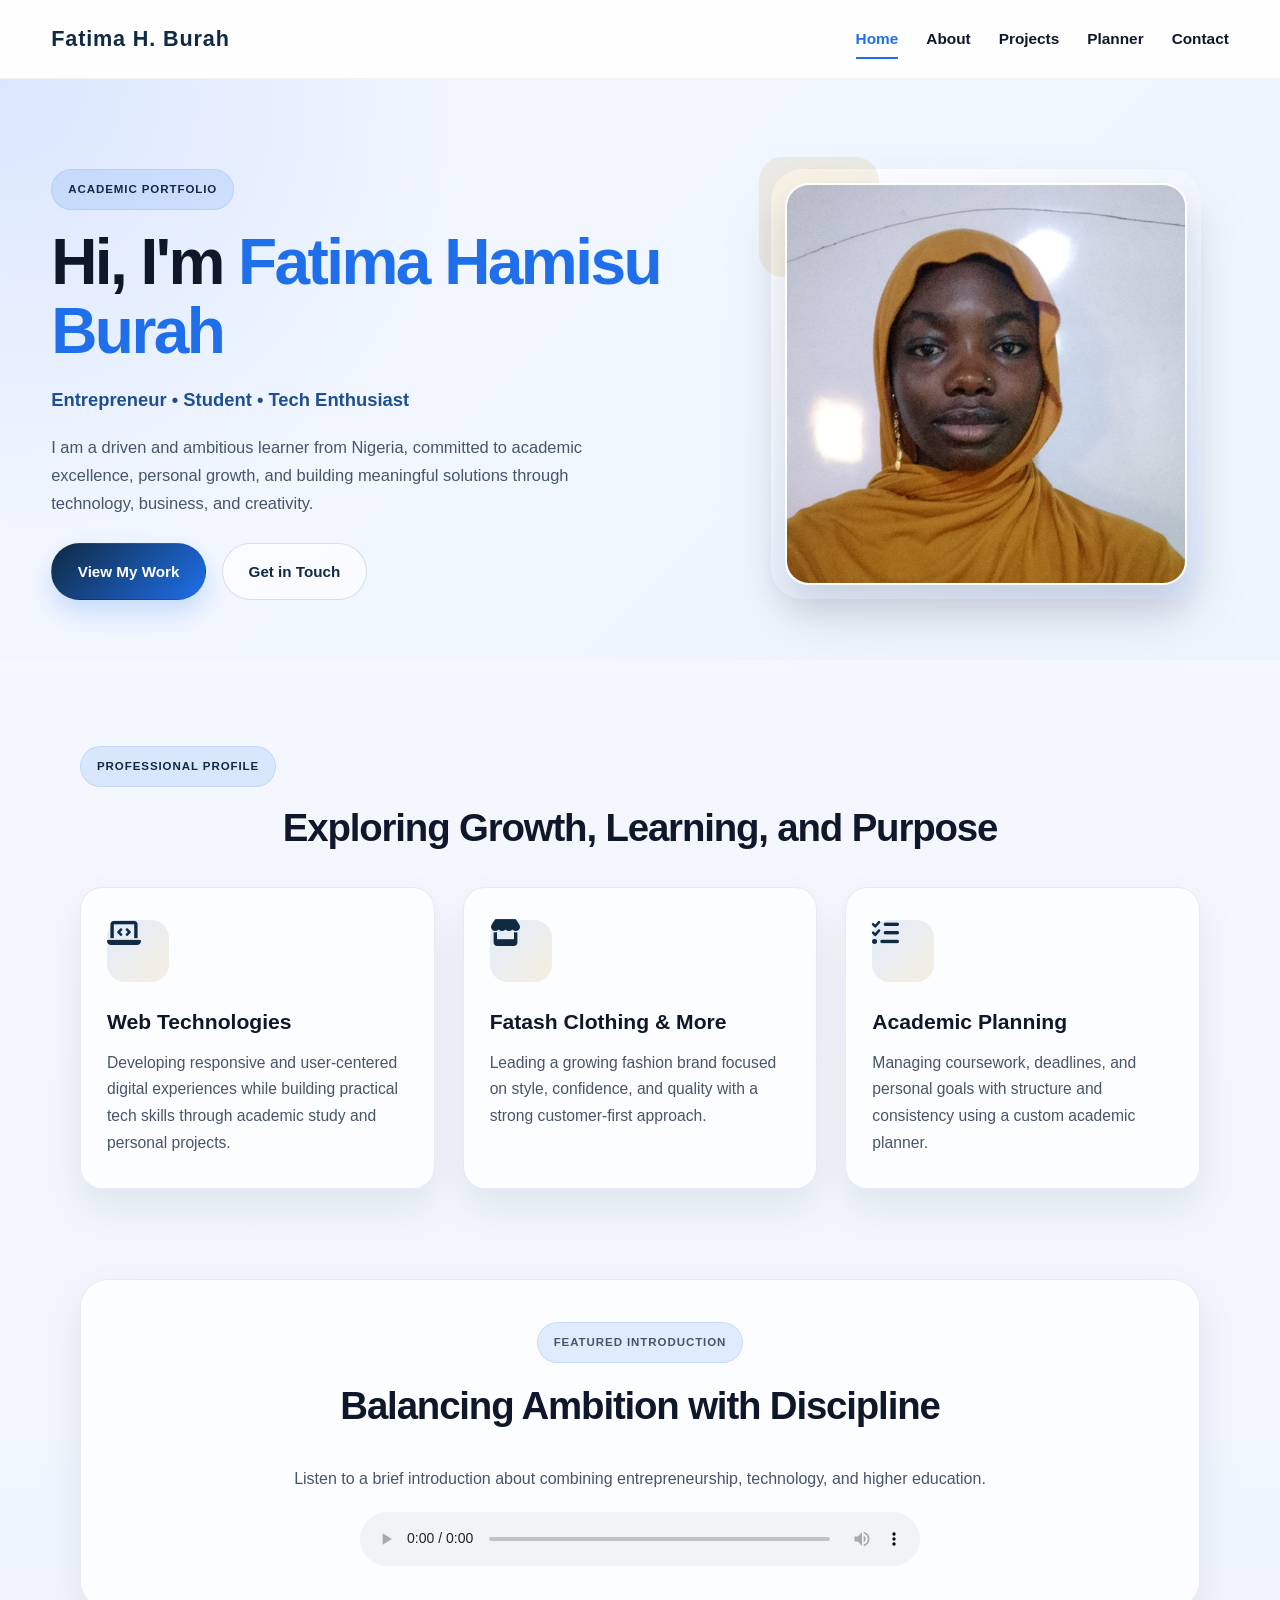
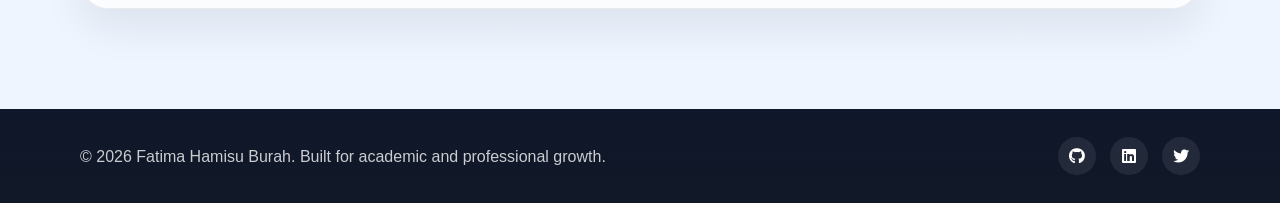
<file: index.html>
<!DOCTYPE html>
<html lang="en">
<head>
    <meta charset="UTF-8">
    <meta name="viewport" content="width=device-width, initial-scale=1.0">
    <meta name="description" content="Fatima Hamisu Burah's academic portfolio and professional profile showcasing research, projects, leadership, and entrepreneurship.">
    <title>Fatima Hamisu Burah | Academic Portfolio</title>
    <link rel="stylesheet" href="style.css">
    <link rel="stylesheet" href="https://cdnjs.cloudflare.com/ajax/libs/font-awesome/6.4.0/css/all.min.css">
</head>
<body>
    <header>
        <nav class="navbar">
            <div class="logo">
                <span class="logo-text">Fatima H. Burah</span>
            </div>
            <ul class="nav-links">
                <li><a href="index.html" class="active">Home</a></li>
                <li><a href="about.html">About</a></li>
                <li><a href="projects.html">Projects</a></li>
                <li><a href="planner.html">Planner</a></li>
                <li><a href="contact.html">Contact</a></li>
            </ul>
            <div class="hamburger" aria-label="Toggle menu">
                <i class="fas fa-bars"></i>
            </div>
        </nav>
    </header>

    <section class="hero">
        <div class="hero-container">
            <div class="hero-content">
                <span class="welcome-badge">Academic Portfolio</span>
                <h1>Hi, I'm <span class="highlight">Fatima Hamisu Burah</span></h1>
                <p class="subtitle">Entrepreneur • Student • Tech Enthusiast</p>
                <p class="bio-snippet">
                    I am a driven and ambitious learner from Nigeria, committed to academic excellence, personal growth, and building meaningful solutions through technology, business, and creativity.
                </p>
                <div class="hero-buttons">
                    <a href="projects.html" class="btn primary-btn">View My Work</a>
                    <a href="contact.html" class="btn secondary-btn">Get in Touch</a>
                </div>
            </div>

            <div class="hero-image">
                <div class="img-wrapper">
                    <img src="fatima-photo.jpg" alt="Fatima Hamisu Burah" class="profile-avatar">
                </div>
            </div>
        </div>
    </section>

    <section class="overview-section">
        <div class="container">
            <p class="section-tag">Professional Profile</p>
            <h2>Exploring Growth, Learning, and Purpose</h2>
            <div class="grid-3">
                <div class="card">
                    <i class="fas fa-laptop-code card-icon"></i>
                    <h3>Web Technologies</h3>
                    <p>Developing responsive and user-centered digital experiences while building practical tech skills through academic study and personal projects.</p>
                </div>
                <div class="card">
                    <i class="fas fa-store card-icon"></i>
                    <h3>Fatash Clothing & More</h3>
                    <p>Leading a growing fashion brand focused on style, confidence, and quality with a strong customer-first approach.</p>
                </div>
                <div class="card">
                    <i class="fas fa-tasks card-icon"></i>
                    <h3>Academic Planning</h3>
                    <p>Managing coursework, deadlines, and personal goals with structure and consistency using a custom academic planner.</p>
                </div>
            </div>
        </div>
    </section>

    <section class="multimedia-section">
        <div class="container multimedia-container">
            <p class="section-tag">Featured Introduction</p>
            <h2>Balancing Ambition with Discipline</h2>
            <p>Listen to a brief introduction about combining entrepreneurship, technology, and higher education.</p>
            <div class="audio-wrapper">
                <audio controls>
                    <source src="https://www.w3schools.com/html/horse.mp3" type="audio/mpeg">
                    Your browser does not support the audio element.
                </audio>
            </div>
        </div>
    </section>

    <footer>
        <div class="container footer-content">
            <p>&copy; 2026 Fatima Hamisu Burah. Built for academic and professional growth.</p>
            <div class="social-links" aria-label="Social media links">
                <a href="#" aria-label="GitHub"><i class="fab fa-github"></i></a>
                <a href="#" aria-label="LinkedIn"><i class="fab fa-linkedin"></i></a>
                <a href="#" aria-label="Twitter"><i class="fab fa-twitter"></i></a>
            </div>
        </div>
    </footer>

    <script src="script.js"></script>
</body>
</html>
</file>
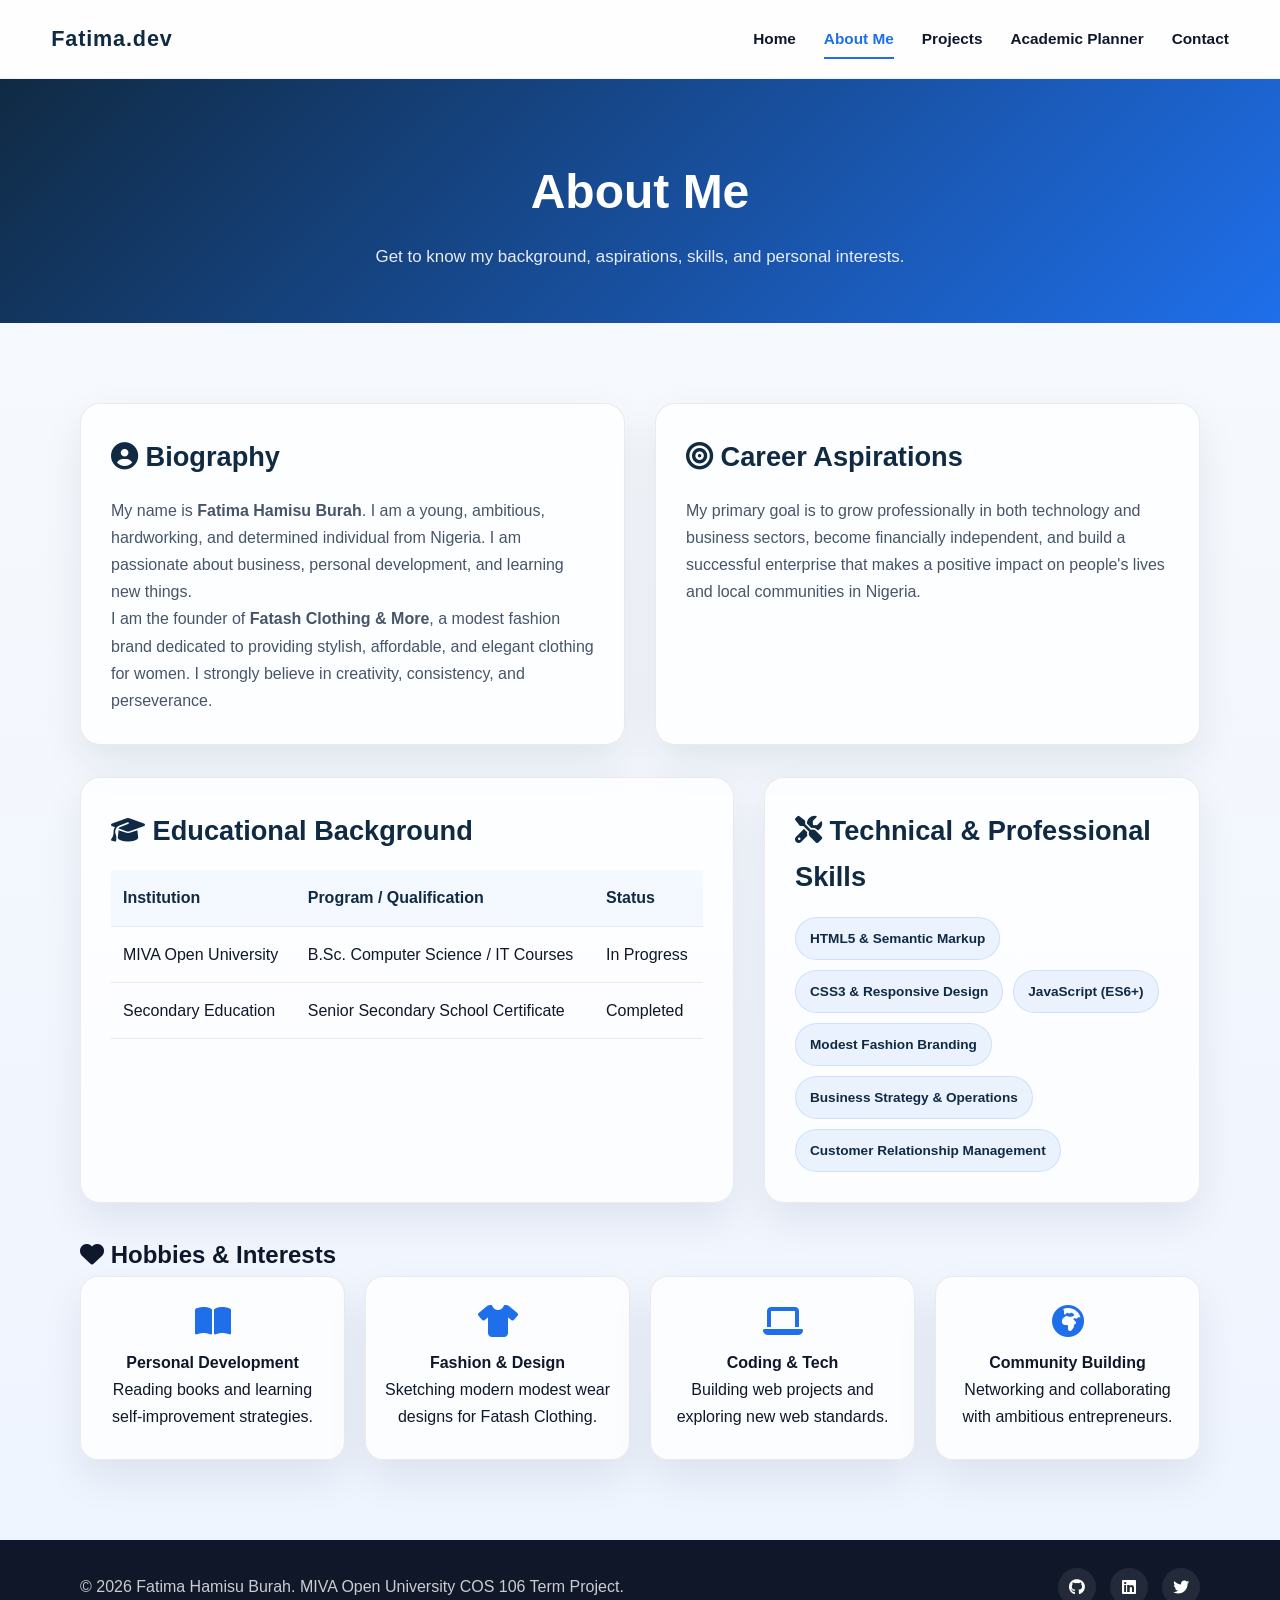
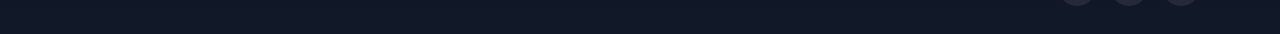
<file: about.html>
<!DOCTYPE html>
<html lang="en">
<head>
    <meta charset="UTF-8">
    <meta name="viewport" content="width=device-width, initial-scale=1.0">
    <title>About Me - Fatima Hamisu Burah</title>
    <link rel="stylesheet" href="style.css">
    <link rel="stylesheet" href="https://cdnjs.cloudflare.com/ajax/libs/font-awesome/6.4.0/css/all.min.css">
</head>
<body>
    <!-- Navigation Menu -->
    <header>
        <nav class="navbar">
            <div class="logo">
                <span class="logo-text">Fatima.dev</span>
            </div>
            <ul class="nav-links">
                <li><a href="index.html">Home</a></li>
                <li><a href="about.html" class="active">About Me</a></li>
                <li><a href="projects.html">Projects</a></li>
                <li><a href="planner.html">Academic Planner</a></li>
                <li><a href="contact.html">Contact</a></li>
            </ul>
            <div class="hamburger">
                <i class="fas fa-bars"></i>
            </div>
        </nav>
    </header>

    <!-- Page Header -->
    <section class="page-header">
        <div class="container">
            <h1>About Me</h1>
            <p>Get to know my background, aspirations, skills, and personal interests.</p>
        </div>
    </section>

    <!-- Main About Content -->
    <section class="about-content-section">
        <div class="container">
            <div class="about-grid">
                <!-- Biography & Core Values -->
                <div class="about-text-card">
                    <h2><i class="fas fa-user-circle"></i> Biography</h2>
                    <p>
                        My name is <strong>Fatima Hamisu Burah</strong>. I am a young, ambitious, hardworking, and determined individual from Nigeria. I am passionate about business, personal development, and learning new things. 
                    </p>
                    <p>
                        I am the founder of <strong>Fatash Clothing & More</strong>, a modest fashion brand dedicated to providing stylish, affordable, and elegant clothing for women. I strongly believe in creativity, consistency, and perseverance.
                    </p>
                </div>

                <!-- Career Aspirations -->
                <div class="about-text-card">
                    <h2><i class="fas fa-bullseye"></i> Career Aspirations</h2>
                    <p>
                        My primary goal is to grow professionally in both technology and business sectors, become financially independent, and build a successful enterprise that makes a positive impact on people's lives and local communities in Nigeria.
                    </p>
                </div>
            </div>

            <!-- Educational Background & Technical Skills (Tables / Lists requirement) -->
            <div class="skills-education-container">
                <div class="education-box">
                    <h2><i class="fas fa-graduation-cap"></i> Educational Background</h2>
                    <table class="styled-table">
                        <thead>
                            <tr>
                                <th>Institution</th>
                                <th>Program / Qualification</th>
                                <th>Status</th>
                            </tr>
                        </thead>
                        <tbody>
                            <tr>
                                <td>MIVA Open University</td>
                                <td>B.Sc. Computer Science / IT Courses</td>
                                <td>In Progress</td>
                            </tr>
                            <tr>
                                <td>Secondary Education</td>
                                <td>Senior Secondary School Certificate</td>
                                <td>Completed</td>
                            </tr>
                        </tbody>
                    </table>
                </div>

                <div class="skills-box">
                    <h2><i class="fas fa-tools"></i> Technical & Professional Skills</h2>
                    <div class="skills-list">
                        <span class="skill-tag">HTML5 & Semantic Markup</span>
                        <span class="skill-tag">CSS3 & Responsive Design</span>
                        <span class="skill-tag">JavaScript (ES6+)</span>
                        <span class="skill-tag">Modest Fashion Branding</span>
                        <span class="skill-tag">Business Strategy & Operations</span>
                        <span class="skill-tag">Customer Relationship Management</span>
                    </div>
                </div>
            </div>

            <!-- Hobbies & Interests -->
            <div class="hobbies-section">
                <h2><i class="fas fa-heart"></i> Hobbies & Interests</h2>
                <div class="grid-4">
                    <div class="hobby-card">
                        <i class="fas fa-book-open"></i>
                        <h4>Personal Development</h4>
                        <p>Reading books and learning self-improvement strategies.</p>
                    </div>
                    <div class="hobby-card">
                        <i class="fas fa-tshirt"></i>
                        <h4>Fashion & Design</h4>
                        <p>Sketching modern modest wear designs for Fatash Clothing.</p>
                    </div>
                    <div class="hobby-card">
                        <i class="fas fa-laptop"></i>
                        <h4>Coding & Tech</h4>
                        <p>Building web projects and exploring new web standards.</p>
                    </div>
                    <div class="hobby-card">
                        <i class="fas fa-globe-africa"></i>
                        <h4>Community Building</h4>
                        <p>Networking and collaborating with ambitious entrepreneurs.</p>
                    </div>
                </div>
            </div>
        </div>
    </section>

    <!-- Footer -->
    <footer>
        <div class="container footer-content">
            <p>&copy; 2026 Fatima Hamisu Burah. MIVA Open University COS 106 Term Project.</p>
            <div class="social-links">
                <a href="#"><i class="fab fa-github"></i></a>
                <a href="#"><i class="fab fa-linkedin"></i></a>
                <a href="#"><i class="fab fa-twitter"></i></a>
            </div>
        </div>
    </footer>

    <script src="script.js"></script>
</body>
</html>
</file>
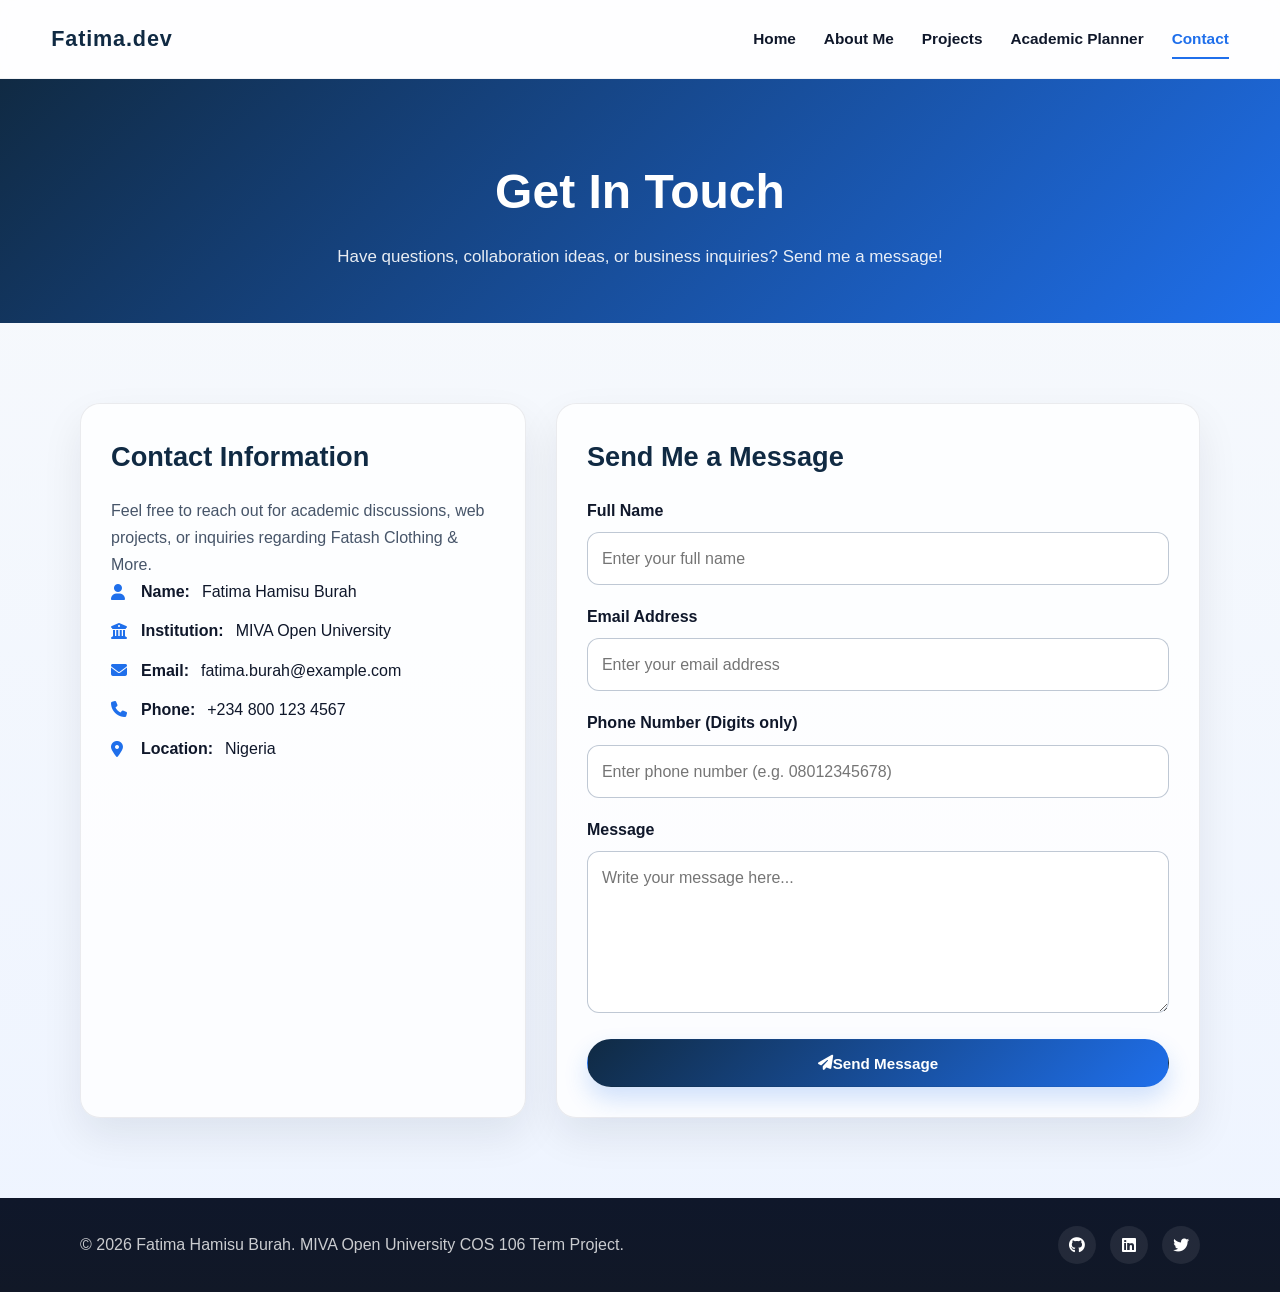
<file: contact.html>
<!DOCTYPE html>
<html lang="en">
<head>
    <meta charset="UTF-8">
    <meta name="viewport" content="width=device-width, initial-scale=1.0">
    <title>Contact Me - Fatima Hamisu Burah</title>
    <link rel="stylesheet" href="style.css">
    <link rel="stylesheet" href="https://cdnjs.cloudflare.com/ajax/libs/font-awesome/6.4.0/css/all.min.css">
</head>
<body>
    <!-- Navigation Menu -->
    <header>
        <nav class="navbar">
            <div class="logo">
                <span class="logo-text">Fatima.dev</span>
            </div>
            <ul class="nav-links">
                <li><a href="index.html">Home</a></li>
                <li><a href="about.html">About Me</a></li>
                <li><a href="projects.html">Projects</a></li>
                <li><a href="planner.html">Academic Planner</a></li>
                <li><a href="contact.html" class="active">Contact</a></li>
            </ul>
            <div class="hamburger">
                <i class="fas fa-bars"></i>
            </div>
        </nav>
    </header>

    <!-- Page Header -->
    <section class="page-header">
        <div class="container">
            <h1>Get In Touch</h1>
            <p>Have questions, collaboration ideas, or business inquiries? Send me a message!</p>
        </div>
    </section>

    <!-- Contact Section -->
    <section class="contact-section">
        <div class="container contact-grid">
            <div class="contact-info-card">
                <h2>Contact Information</h2>
                <p>Feel free to reach out for academic discussions, web projects, or inquiries regarding Fatash Clothing & More.</p>
                
                <ul class="contact-details-list">
                    <li><i class="fas fa-user"></i> <strong>Name:</strong> Fatima Hamisu Burah</li>
                    <li><i class="fas fa-university"></i> <strong>Institution:</strong> MIVA Open University</li>
                    <li><i class="fas fa-envelope"></i> <strong>Email:</strong> fatima.burah@example.com</li>
                    <li><i class="fas fa-phone"></i> <strong>Phone:</strong> +234 800 123 4567</li>
                    <li><i class="fas fa-map-marker-alt"></i> <strong>Location:</strong> Nigeria</li>
                </ul>
            </div>

            <div class="contact-form-card">
                <h2>Send Me a Message</h2>
                
                <!-- Form Validation Feedback Box -->
                <div id="formFeedback" class="feedback-msg" style="display: none;"></div>

                <form id="contactForm" novalidate>
                    <div class="form-group">
                        <label for="name">Full Name</label>
                        <input type="text" id="name" placeholder="Enter your full name">
                        <small class="error-text" id="nameError"></small>
                    </div>

                    <div class="form-group">
                        <label for="email">Email Address</label>
                        <input type="email" id="email" placeholder="Enter your email address">
                        <small class="error-text" id="emailError"></small>
                    </div>

                    <div class="form-group">
                        <label for="phone">Phone Number (Digits only)</label>
                        <input type="text" id="phone" placeholder="Enter phone number (e.g. 08012345678)">
                        <small class="error-text" id="phoneError"></small>
                    </div>

                    <div class="form-group">
                        <label for="message">Message</label>
                        <textarea id="message" rows="5" placeholder="Write your message here..."></textarea>
                        <small class="error-text" id="messageError"></small>
                    </div>

                    <button type="submit" class="btn primary-btn submit-btn"><i class="fas fa-paper-plane"></i> Send Message</button>
                </form>
            </div>
        </div>
    </section>

    <!-- Footer -->
    <footer>
        <div class="container footer-content">
            <p>&copy; 2026 Fatima Hamisu Burah. MIVA Open University COS 106 Term Project.</p>
            <div class="social-links">
                <a href="#"><i class="fab fa-github"></i></a>
                <a href="#"><i class="fab fa-linkedin"></i></a>
                <a href="#"><i class="fab fa-twitter"></i></a>
            </div>
        </div>
    </footer>

    <script src="script.js"></script>
</body>
</html>
</file>
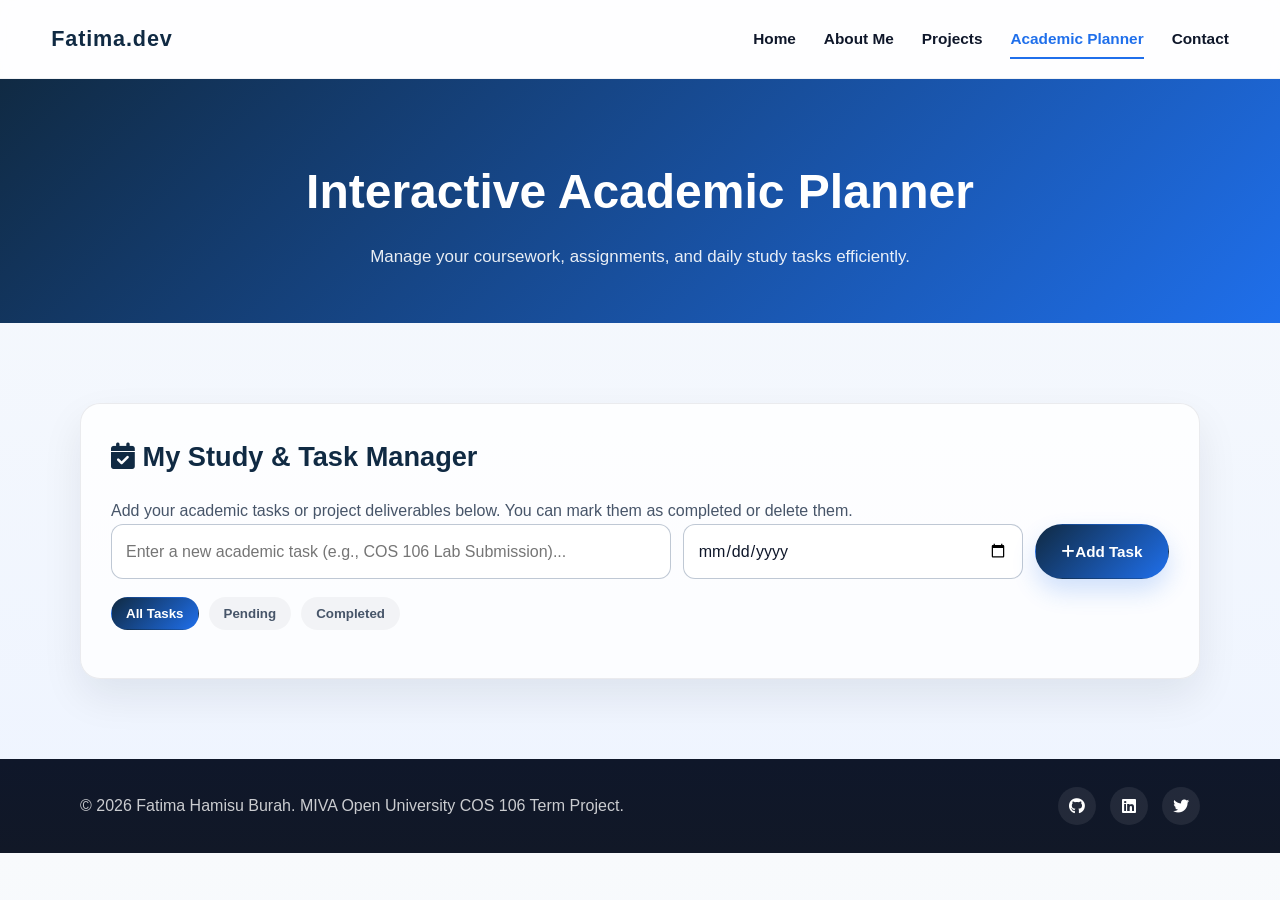
<file: planner.html>
<!DOCTYPE html>
<html lang="en">
<head>
    <meta charset="UTF-8">
    <meta name="viewport" content="width=device-width, initial-scale=1.0">
    <title>Academic Planner - Fatima Hamisu Burah</title>
    <link rel="stylesheet" href="style.css">
    <link rel="stylesheet" href="https://cdnjs.cloudflare.com/ajax/libs/font-awesome/6.4.0/css/all.min.css">
</head>
<body>
    <!-- Navigation Menu -->
    <header>
        <nav class="navbar">
            <div class="logo">
                <span class="logo-text">Fatima.dev</span>
            </div>
            <ul class="nav-links">
                <li><a href="index.html">Home</a></li>
                <li><a href="about.html">About Me</a></li>
                <li><a href="projects.html">Projects</a></li>
                <li><a href="planner.html" class="active">Academic Planner</a></li>
                <li><a href="contact.html">Contact</a></li>
            </ul>
            <div class="hamburger">
                <i class="fas fa-bars"></i>
            </div>
        </nav>
    </header>

    <!-- Page Header -->
    <section class="page-header">
        <div class="container">
            <h1>Interactive Academic Planner</h1>
            <p>Manage your coursework, assignments, and daily study tasks efficiently.</p>
        </div>
    </section>

    <!-- Planner Section -->
    <section class="planner-section">
        <div class="container planner-container">
            <div class="planner-card">
                <h2><i class="fas fa-calendar-check"></i> My Study & Task Manager</h2>
                <p class="planner-instructions">Add your academic tasks or project deliverables below. You can mark them as completed or delete them.</p>
                
                <div class="task-input-group">
                    <input type="text" id="taskInput" placeholder="Enter a new academic task (e.g., COS 106 Lab Submission)...">
                    <input type="date" id="taskDate">
                    <button id="addTaskBtn" class="btn primary-btn"><i class="fas fa-plus"></i> Add Task</button>
                </div>

                <div class="task-filter-group">
                    <button class="filter-btn active" data-filter="all">All Tasks</button>
                    <button class="filter-btn" data-filter="pending">Pending</button>
                    <button class="filter-btn" data-filter="completed">Completed</button>
                </div>

                <div class="task-list-wrapper">
                    <ul id="taskList">
                        <!-- Dynamic tasks will be inserted here by JavaScript -->
                    </ul>
                </div>
            </div>
        </div>
    </section>

    <!-- Footer -->
    <footer>
        <div class="container footer-content">
            <p>&copy; 2026 Fatima Hamisu Burah. MIVA Open University COS 106 Term Project.</p>
            <div class="social-links">
                <a href="#"><i class="fab fa-github"></i></a>
                <a href="#"><i class="fab fa-linkedin"></i></a>
                <a href="#"><i class="fab fa-twitter"></i></a>
            </div>
        </div>
    </footer>

    <script src="script.js"></script>
</body>
</html>
</file>
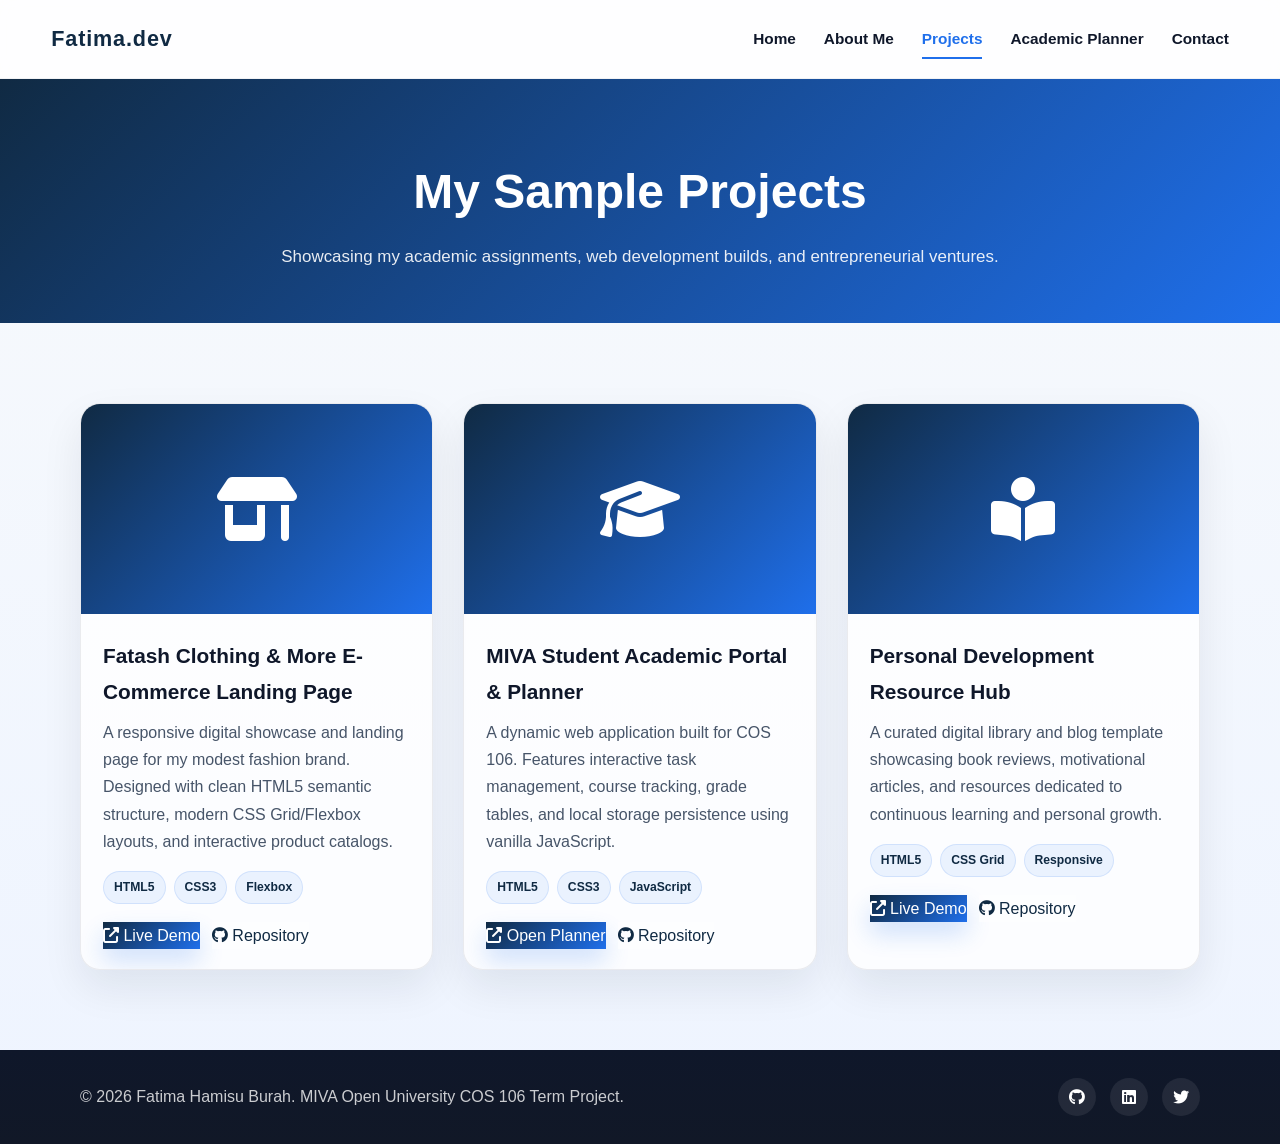
<file: projects.html>
<!DOCTYPE html>
<html lang="en">
<head>
    <meta charset="UTF-8">
    <meta name="viewport" content="width=device-width, initial-scale=1.0">
    <title>Projects - Fatima Hamisu Burah</title>
    <link rel="stylesheet" href="style.css">
    <link rel="stylesheet" href="https://cdnjs.cloudflare.com/ajax/libs/font-awesome/6.4.0/css/all.min.css">
</head>
<body>
    <!-- Navigation Menu -->
    <header>
        <nav class="navbar">
            <div class="logo">
                <span class="logo-text">Fatima.dev</span>
            </div>
            <ul class="nav-links">
                <li><a href="index.html">Home</a></li>
                <li><a href="about.html">About Me</a></li>
                <li><a href="projects.html" class="active">Projects</a></li>
                <li><a href="planner.html">Academic Planner</a></li>
                <li><a href="contact.html">Contact</a></li>
            </ul>
            <div class="hamburger">
                <i class="fas fa-bars"></i>
            </div>
        </nav>
    </header>

    <!-- Page Header -->
    <section class="page-header">
        <div class="container">
            <h1>My Sample Projects</h1>
            <p>Showcasing my academic assignments, web development builds, and entrepreneurial ventures.</p>
        </div>
    </section>

    <!-- Projects Grid Section -->
    <section class="projects-section">
        <div class="container">
            <div class="projects-grid">
                <!-- Project 1 -->
                <div class="project-card">
                    <div class="project-img-placeholder">
                        <i class="fas fa-store-alt"></i>
                    </div>
                    <div class="project-info">
                        <h3>Fatash Clothing & More E-Commerce Landing Page</h3>
                        <p class="project-desc">
                            A responsive digital showcase and landing page for my modest fashion brand. Designed with clean HTML5 semantic structure, modern CSS Grid/Flexbox layouts, and interactive product catalogs.
                        </p>
                        <div class="project-tags">
                            <span>HTML5</span>
                            <span>CSS3</span>
                            <span>Flexbox</span>
                        </div>
                        <div class="project-links">
                            <a href="#" class="btn-sm primary-btn" target="_blank"><i class="fas fa-external-link-alt"></i> Live Demo</a>
                            <a href="#" class="btn-sm secondary-btn" target="_blank"><i class="fab fa-github"></i> Repository</a>
                        </div>
                    </div>
                </div>

                <!-- Project 2 -->
                <div class="project-card">
                    <div class="project-img-placeholder">
                        <i class="fas fa-graduation-cap"></i>
                    </div>
                    <div class="project-info">
                        <h3>MIVA Student Academic Portal & Planner</h3>
                        <p class="project-desc">
                            A dynamic web application built for COS 106. Features interactive task management, course tracking, grade tables, and local storage persistence using vanilla JavaScript.
                        </p>
                        <div class="project-tags">
                            <span>HTML5</span>
                            <span>CSS3</span>
                            <span>JavaScript</span>
                        </div>
                        <div class="project-links">
                            <a href="planner.html" class="btn-sm primary-btn"><i class="fas fa-external-link-alt"></i> Open Planner</a>
                            <a href="#" class="btn-sm secondary-btn" target="_blank"><i class="fab fa-github"></i> Repository</a>
                        </div>
                    </div>
                </div>

                <!-- Project 3 -->
                <div class="project-card">
                    <div class="project-img-placeholder">
                        <i class="fas fa-book-reader"></i>
                    </div>
                    <div class="project-info">
                        <h3>Personal Development Resource Hub</h3>
                        <p class="project-desc">
                            A curated digital library and blog template showcasing book reviews, motivational articles, and resources dedicated to continuous learning and personal growth.
                        </p>
                        <div class="project-tags">
                            <span>HTML5</span>
                            <span>CSS Grid</span>
                            <span>Responsive</span>
                        </div>
                        <div class="project-links">
                            <a href="#" class="btn-sm primary-btn" target="_blank"><i class="fas fa-external-link-alt"></i> Live Demo</a>
                            <a href="#" class="btn-sm secondary-btn" target="_blank"><i class="fab fa-github"></i> Repository</a>
                        </div>
                    </div>
                </div>
            </div>
        </div>
    </section>

    <!-- Footer -->
    <footer>
        <div class="container footer-content">
            <p>&copy; 2026 Fatima Hamisu Burah. MIVA Open University COS 106 Term Project.</p>
            <div class="social-links">
                <a href="#"><i class="fab fa-github"></i></a>
                <a href="#"><i class="fab fa-linkedin"></i></a>
                <a href="#"><i class="fab fa-twitter"></i></a>
            </div>
        </div>
    </footer>

    <script src="script.js"></script>
</body>
</html>
</file>
<file: style.css>
/* Global Styles & Variables */
:root {
    --primary-color: #102a43;
    --primary-soft: #1d4f91;
    --secondary-color: #1f6feb;
    --accent-color: #d4a74f;
    --accent-soft: #f5e6b8;
    --dark-color: #0f172a;
    --muted-color: #475569;
    --light-color: #f4f7fb;
    --white: #ffffff;
    --border-color: rgba(15, 23, 42, 0.08);
    --shadow-soft: 0 24px 60px rgba(15, 23, 42, 0.08);
    --shadow-card: 0 18px 40px rgba(15, 23, 42, 0.08);
    --transition: all 0.3s ease;
}

* {
    margin: 0;
    padding: 0;
    box-sizing: border-box;
}

html {
    scroll-behavior: smooth;
}

body {
    font-family: 'Segoe UI', Tahoma, Geneva, Verdana, sans-serif;
    line-height: 1.7;
    color: var(--dark-color);
    background: linear-gradient(180deg, #f8fafc 0%, #eef4ff 100%);
}

a {
    text-decoration: none;
}

img {
    max-width: 100%;
    display: block;
}

.container {
    width: min(1120px, 90%);
    margin: 0 auto;
}

/* Navigation */
header {
    position: sticky;
    top: 0;
    z-index: 1000;
    background: rgba(255, 255, 255, 0.8);
    backdrop-filter: blur(10px);
    border-bottom: 1px solid rgba(15, 23, 42, 0.05);
}

.navbar {
    display: flex;
    align-items: center;
    justify-content: space-between;
    width: min(1200px, 92%);
    margin: 0 auto;
    min-height: 78px;
    position: relative;
}

.logo-text {
    font-size: 1.35rem;
    font-weight: 800;
    letter-spacing: 0.04em;
    color: var(--primary-color);
}

.nav-links {
    display: flex;
    align-items: center;
    gap: 28px;
    list-style: none;
}

.nav-links a {
    position: relative;
    color: var(--dark-color);
    font-size: 0.96rem;
    font-weight: 600;
    padding: 8px 0;
    transition: var(--transition);
}

.nav-links a::after {
    content: "";
    position: absolute;
    left: 0;
    bottom: -4px;
    width: 0;
    height: 2px;
    background: var(--secondary-color);
    transition: var(--transition);
}

.nav-links a:hover,
.nav-links a.active {
    color: var(--secondary-color);
}

.nav-links a:hover::after,
.nav-links a.active::after {
    width: 100%;
}

.hamburger {
    display: none;
    font-size: 1.4rem;
    color: var(--primary-color);
    cursor: pointer;
    border: none;
    background: transparent;
    padding: 8px;
    border-radius: 10px;
    transition: var(--transition);
}

.hamburger:hover {
    background: rgba(31, 111, 235, 0.08);
}

/* Buttons */
.btn {
    display: inline-flex;
    align-items: center;
    justify-content: center;
    min-height: 48px;
    padding: 0.9rem 1.6rem;
    border-radius: 999px;
    font-weight: 700;
    font-size: 0.95rem;
    transition: var(--transition);
    cursor: pointer;
    border: 1px solid transparent;
}

.primary-btn {
    background: linear-gradient(135deg, var(--primary-color), var(--secondary-color));
    color: var(--white);
    box-shadow: 0 12px 24px rgba(31, 111, 235, 0.2);
}

.primary-btn:hover {
    transform: translateY(-2px);
    box-shadow: 0 18px 28px rgba(31, 111, 235, 0.23);
}

.secondary-btn {
    background: rgba(255, 255, 255, 0.6);
    color: var(--primary-color);
    border-color: rgba(16, 42, 67, 0.14);
}

.secondary-btn:hover {
    background: var(--primary-color);
    color: var(--white);
    transform: translateY(-2px);
}

/* Hero section */
.hero {
    padding: 90px 0 60px;
    background:
        radial-gradient(circle at top left, rgba(31, 111, 235, 0.12), transparent 35%),
        linear-gradient(135deg, #f4f7ff 0%, #edf5ff 100%);
}

.hero-container {
    width: min(1200px, 92%);
    margin: 0 auto;
    display: grid;
    grid-template-columns: 1.25fr 0.95fr;
    gap: 52px;
    align-items: center;
}

.hero-content {
    max-width: 620px;
}

.welcome-badge,
.section-tag {
    display: inline-block;
    background: rgba(31, 111, 235, 0.12);
    color: var(--primary-color);
    border: 1px solid rgba(31, 111, 235, 0.12);
    border-radius: 999px;
    letter-spacing: 0.08em;
    text-transform: uppercase;
    font-size: 0.72rem;
    font-weight: 700;
    padding: 0.6rem 1rem;
    margin-bottom: 18px;
}

.hero-content h1 {
    font-size: clamp(2.5rem, 5vw, 4.2rem);
    line-height: 1.08;
    letter-spacing: -0.04em;
    margin-bottom: 18px;
    color: var(--dark-color);
}

.highlight {
    color: var(--secondary-color);
}

.subtitle {
    font-size: 1.15rem;
    color: var(--primary-soft);
    font-weight: 700;
    margin-bottom: 18px;
}

.bio-snippet {
    max-width: 560px;
    font-size: 1.03rem;
    color: var(--muted-color);
    margin-bottom: 26px;
}

.hero-buttons {
    display: flex;
    flex-wrap: wrap;
    gap: 16px;
}

.hero-image {
    display: flex;
    justify-content: center;
    align-items: center;
}

.img-wrapper {
    position: relative;
    width: min(430px, 90%);
    aspect-ratio: 1 / 1;
    border-radius: 32px;
    padding: 14px;
    background: linear-gradient(145deg, rgba(255,255,255,0.9), rgba(222, 234, 255, 0.9));
    box-shadow: var(--shadow-soft);
}

.img-wrapper::before {
    content: "";
    position: absolute;
    inset: -12px auto auto -12px;
    width: 120px;
    height: 120px;
    background: rgba(212, 167, 79, 0.15);
    border-radius: 24px;
    z-index: 0;
}

.profile-avatar {
    position: relative;
    z-index: 1;
    width: 100%;
    height: 100%;
    object-fit: cover;
    border-radius: 24px;
    border: 2px solid rgba(255, 255, 255, 0.9);
    box-shadow: 0 22px 36px rgba(15, 23, 42, 0.14);
}

/* Overview section */
.overview-section {
    padding: 86px 0 60px;
}

.overview-section h2,
.multimedia-container h2 {
    font-size: clamp(2rem, 3vw, 3rem);
    line-height: 1.2;
    margin-bottom: 36px;
    color: var(--dark-color);
    letter-spacing: -0.03em;
    text-align: center;
}

.grid-3 {
    display: grid;
    grid-template-columns: repeat(3, minmax(0, 1fr));
    gap: 28px;
}

.card {
    background: rgba(255, 255, 255, 0.75);
    border: 1px solid var(--border-color);
    border-radius: 22px;
    padding: 32px 26px;
    box-shadow: var(--shadow-card);
    transition: var(--transition);
}

.card:hover {
    transform: translateY(-6px);
    box-shadow: 0 22px 40px rgba(15, 23, 42, 0.12);
}

.card-icon {
    display: inline-flex;
    align-items: center;
    justify-content: center;
    width: 62px;
    height: 62px;
    border-radius: 18px;
    background: linear-gradient(135deg, rgba(31,111,235,0.12), rgba(212,167,79,0.18));
    font-size: 1.7rem;
    color: var(--primary-color);
    margin-bottom: 22px;
}

.card h3 {
    margin-bottom: 10px;
    color: var(--dark-color);
    font-size: 1.32rem;
}

.card p {
    color: var(--muted-color);
    font-size: 0.98rem;
}

/* Multimedia section */
.multimedia-section {
    padding: 30px 0 100px;
}

.multimedia-container {
    background: rgba(255, 255, 255, 0.75);
    border: 1px solid var(--border-color);
    border-radius: 28px;
    box-shadow: var(--shadow-card);
    padding: 42px 28px;
    text-align: center;
}

.multimedia-container p {
    color: var(--muted-color);
    margin-bottom: 20px;
}

.audio-wrapper {
    display: flex;
    justify-content: center;
}

.audio-wrapper audio {
    width: min(560px, 96%);
    border-radius: 14px;
}

/* Footer */
footer {
    background: linear-gradient(180deg, #0f172a 0%, #111827 100%);
    color: rgba(255, 255, 255, 0.9);
    padding: 28px 0;
}

.footer-content {
    display: flex;
    justify-content: space-between;
    align-items: center;
    gap: 18px;
    flex-wrap: wrap;
}

.footer-content p {
    color: rgba(255, 255, 255, 0.78);
}

.social-links {
    display: flex;
    align-items: center;
    gap: 14px;
}

.social-links a {
    display: inline-flex;
    align-items: center;
    justify-content: center;
    width: 38px;
    height: 38px;
    border-radius: 50%;
    background: rgba(255, 255, 255, 0.08);
    color: var(--white);
    transition: var(--transition);
}

.social-links a:hover {
    background: var(--secondary-color);
    transform: translateY(-2px);
}

/* Existing page styles compatibility */
.page-header {
    background: linear-gradient(135deg, var(--primary-color), var(--secondary-color));
    color: var(--white);
    padding: 72px 0 52px;
    text-align: center;
}

.page-header h1 {
    font-size: clamp(2.2rem, 4vw, 3rem);
    margin-bottom: 10px;
}

.page-header p {
    font-size: 1.06rem;
    opacity: 0.9;
}

.about-content-section,
.projects-section,
.planner-section,
.contact-section {
    padding: 80px 0;
}

.about-grid,
.contact-grid,
.projects-grid {
    display: grid;
    gap: 30px;
}

.about-grid {
    grid-template-columns: repeat(auto-fit, minmax(280px, 1fr));
}

.about-text-card,
.education-box,
.skills-box,
.project-card,
.planner-card,
.contact-info-card,
.contact-form-card {
    background: rgba(255, 255, 255, 0.8);
    border: 1px solid var(--border-color);
    border-radius: 20px;
    box-shadow: var(--shadow-card);
}

.about-text-card,
.education-box,
.skills-box,
.contact-info-card,
.contact-form-card,
.planner-card {
    padding: 30px;
}

.about-text-card h2,
.education-box h2,
.skills-box h2,
.contact-info-card h2,
.contact-form-card h2,
.planner-card h2 {
    font-size: 1.7rem;
    color: var(--primary-color);
    margin-bottom: 16px;
}

.about-text-card p,
.contact-info-card p,
.planner-instructions,
.project-desc {
    color: var(--muted-color);
}

.skills-education-container {
    display: grid;
    grid-template-columns: 1.5fr 1fr;
    gap: 30px;
    margin: 32px 0;
}

.styled-table {
    width: 100%;
    border-collapse: collapse;
}

.styled-table th,
.styled-table td {
    padding: 14px 12px;
    border-bottom: 1px solid var(--border-color);
    text-align: left;
}

.styled-table th {
    background: rgba(31, 111, 235, 0.04);
    color: var(--primary-color);
    font-weight: 700;
}

.skills-list {
    display: flex;
    flex-wrap: wrap;
    gap: 10px;
}

.skill-tag {
    display: inline-block;
    background: rgba(31, 111, 235, 0.08);
    color: var(--primary-color);
    border: 1px solid rgba(31, 111, 235, 0.14);
    border-radius: 999px;
    padding: 9px 14px;
    font-size: 0.85rem;
    font-weight: 700;
}

.grid-4 {
    display: grid;
    grid-template-columns: repeat(auto-fit, minmax(220px, 1fr));
    gap: 20px;
}

.hobby-card {
    background: rgba(255, 255, 255, 0.8);
    border: 1px solid var(--border-color);
    border-radius: 18px;
    box-shadow: var(--shadow-card);
    padding: 28px 18px;
    text-align: center;
    transition: var(--transition);
}

.hobby-card:hover {
    transform: translateY(-4px);
}

.hobby-card i {
    font-size: 2rem;
    color: var(--secondary-color);
    margin-bottom: 12px;
}

.projects-grid {
    grid-template-columns: repeat(auto-fit, minmax(300px, 1fr));
}

.project-card {
    overflow: hidden;
    transition: var(--transition);
}

.project-card:hover {
    transform: translateY(-6px);
    box-shadow: 0 22px 36px rgba(15, 23, 42, 0.12);
}

.project-img-placeholder {
    height: 210px;
    display: flex;
    align-items: center;
    justify-content: center;
    font-size: 4rem;
    color: var(--white);
    background: linear-gradient(135deg, var(--primary-color), var(--secondary-color));
}

.project-info {
    padding: 24px 22px 20px;
}

.project-info h3 {
    color: var(--dark-color);
    font-size: 1.3rem;
    margin-bottom: 10px;
}

.project-tags {
    display: flex;
    flex-wrap: wrap;
    gap: 8px;
    margin: 16px 0 18px;
}

.project-tags span {
    display: inline-block;
    background: rgba(31, 111, 235, 0.08);
    color: var(--primary-color);
    border: 1px solid rgba(31, 111, 235, 0.12);
    padding: 5px 10px;
    border-radius: 999px;
    font-size: 0.76rem;
    font-weight: 700;
}

.project-links {
    display: flex;
    gap: 12px;
    flex-wrap: wrap;
}

.task-input-group {
    display: flex;
    gap: 12px;
    margin-bottom: 18px;
    flex-wrap: wrap;
}

.task-input-group input[type="text"],
.task-input-group input[type="date"],
.form-group input,
.form-group textarea {
    width: 100%;
    border: 1px solid rgba(148, 163, 184, 0.6);
    border-radius: 12px;
    background: rgba(255,255,255,0.8);
    padding: 12px 14px;
    font: inherit;
    color: var(--dark-color);
    transition: var(--transition);
}

.task-input-group input[type="text"] {
    flex: 2 1 240px;
}

.task-input-group input[type="date"] {
    flex: 1 1 180px;
}

.task-input-group input:focus,
.form-group input:focus,
.form-group textarea:focus {
    outline: none;
    border-color: rgba(31, 111, 235, 0.5);
    box-shadow: 0 0 0 4px rgba(31, 111, 235, 0.09);
}

.task-filter-group {
    display: flex;
    gap: 10px;
    flex-wrap: wrap;
    margin-bottom: 18px;
}

.filter-btn {
    background: rgba(15, 23, 42, 0.04);
    color: var(--muted-color);
    border: 1px solid transparent;
    border-radius: 999px;
    font-weight: 700;
    padding: 8px 14px;
    cursor: pointer;
    transition: var(--transition);
}

.filter-btn.active,
.filter-btn:hover {
    background: linear-gradient(135deg, var(--primary-color), var(--secondary-color));
    color: var(--white);
}

.task-item {
    display: flex;
    justify-content: space-between;
    align-items: center;
    gap: 12px;
    background: rgba(248, 250, 252, 0.95);
    border: 1px solid var(--border-color);
    border-radius: 14px;
    padding: 14px 16px;
    margin-bottom: 10px;
}

.task-item.completed {
    background: rgba(16, 185, 129, 0.08);
    border-color: rgba(16, 185, 129, 0.2);
}

.task-info {
    display: flex;
    align-items: center;
    gap: 12px;
}

.task-date {
    background: rgba(148, 163, 184, 0.15);
    color: var(--muted-color);
    border-radius: 999px;
    padding: 5px 9px;
    font-size: 0.75rem;
    font-weight: 700;
}

.task-actions {
    display: flex;
    gap: 8px;
}

.task-btn {
    background: transparent;
    border: none;
    cursor: pointer;
    font-size: 1rem;
}

.complete-btn {
    color: var(--success-color);
}

.delete-btn {
    color: var(--error-color);
}

.contact-grid {
    grid-template-columns: 0.9fr 1.3fr;
}

.contact-details-list {
    list-style: none;
    display: grid;
    gap: 12px;
}

.contact-details-list li {
    display: flex;
    align-items: center;
    gap: 12px;
    color: var(--dark-color);
}

.contact-details-list i {
    color: var(--secondary-color);
    width: 18px;
}

.form-group {
    margin-bottom: 18px;
}

.form-group label {
    display: block;
    margin-bottom: 8px;
    color: var(--dark-color);
    font-weight: 700;
}

.form-group textarea {
    min-height: 150px;
    resize: vertical;
}

.feedback-msg {
    border-radius: 12px;
    padding: 12px 14px;
    margin-bottom: 16px;
    font-weight: 700;
}

.feedback-msg.success {
    background: rgba(16, 185, 129, 0.08);
    color: #065f46;
    border: 1px solid rgba(16, 185, 129, 0.18);
}

.feedback-msg.error {
    background: rgba(239, 68, 68, 0.08);
    color: #991b1b;
    border: 1px solid rgba(239, 68, 68, 0.18);
}

.submit-btn {
    width: 100%;
}

.error-text {
    display: block;
    margin-top: 6px;
    font-size: 0.8rem;
    color: var(--error-color);
}

/* Responsive design */
@media (max-width: 992px) {
    .hero-container,
    .skills-education-container,
    .contact-grid {
        grid-template-columns: 1fr;
    }

    .hero {
        padding-top: 72px;
    }

    .hero-content {
        max-width: 100%;
        text-align: center;
    }

    .bio-snippet {
        margin-left: auto;
        margin-right: auto;
    }

    .hero-buttons {
        justify-content: center;
    }

    .grid-3 {
        grid-template-columns: 1fr;
    }
}

@media (max-width: 768px) {
    .nav-links {
        display: none;
        position: absolute;
        top: 100%;
        left: 0;
        right: 0;
        width: 100%;
        flex-direction: column;
        align-items: flex-start;
        gap: 12px;
        background: rgba(255, 255, 255, 0.97);
        border: 1px solid var(--border-color);
        border-radius: 18px;
        box-shadow: var(--shadow-card);
        padding: 18px 20px;
        margin-top: 8px;
    }

    .nav-links.open {
        display: flex;
    }

    .nav-links a {
        width: 100%;
        padding: 8px 0;
    }

    .nav-links a::after {
        display: none;
    }

    .hamburger {
        display: inline-flex;
        align-items: center;
        justify-content: center;
    }

    .navbar {
        min-height: 70px;
    }

    .hero-content h1 {
        letter-spacing: -0.03em;
    }

    .subtitle {
        font-size: 1rem;
    }

    .img-wrapper {
        width: min(340px, 88%);
    }

    .multimedia-container,
    .about-text-card,
    .education-box,
    .skills-box,
    .planner-card,
    .contact-info-card,
    .contact-form-card {
        padding: 24px 20px;
    }
}
</file>
